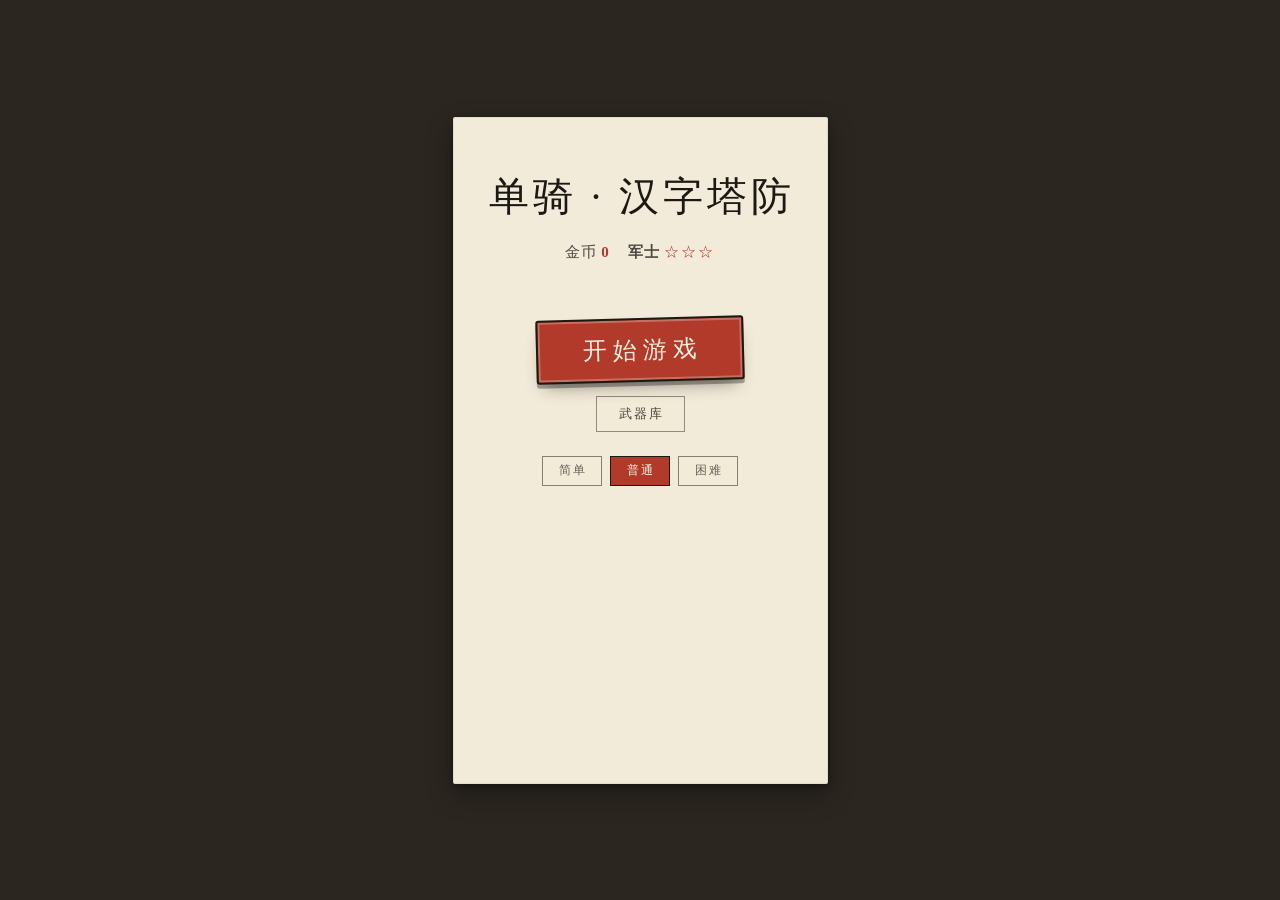
<file: index.html>
<!DOCTYPE html>
<html lang="zh-CN">
<head>
  <meta charset="utf-8" />
  <meta name="viewport" content="width=device-width, initial-scale=1" />
  <title>单骑 · 汉字塔防</title>

  <link rel="stylesheet" href="styles.css" />
  <link rel="stylesheet" href="styles-battle.css" />
</head>

<body>

  <!-- ===== 场景一：开始页 =====
       is-active 决定哪个场景显示；JS 只切这个 class，不直接写 style.display。 -->
  <section class="scene is-active" id="scene-menu">
    <h1 class="title">单骑 · 汉字塔防</h1>

    <!-- 局外：金币 / 军衔（存 localStorage，读档失败回退新档） -->
    <div class="meta-bar">
      <span class="meta-gold">金币 <b id="menu-gold">0</b></span>
      <span class="meta-rank"><b id="menu-rank">军士</b> <span id="menu-stars">☆☆☆</span></span>
    </div>

    <button class="seal" id="btn-start" type="button">开始游戏</button>

    <!-- 武器库入口：点开下面的简版列表 -->
    <button class="menu-entry" id="btn-armory" type="button">武器库</button>

    <!-- 难度：只影响对手的反应速度和失误率，不改玩家规则。默认普通 -->
    <div class="difficulty" role="group" aria-label="对手难度">
      <button class="diff-btn" id="btn-diff-easy" type="button">简单</button>
      <button class="diff-btn is-on" id="btn-diff-normal" type="button">普通</button>
      <button class="diff-btn" id="btn-diff-hard" type="button">困难</button>
    </div>

    <p class="result" id="menu-hint" role="status" aria-live="polite"></p>

    <!-- 武器库：简版列表，不做美术。is-on 控制显示，和场景切换互不干扰。 -->
    <div class="armory" id="armory">
      <div class="armory-head">
        <span class="armory-title">武器库</span>
        <select class="armory-select" id="armory-hero" aria-label="装备给哪个武将"></select>
        <button class="armory-close" id="btn-armory-close" type="button">关闭</button>
      </div>
      <div class="armory-list" id="armory-list"></div>
      <button class="menu-entry" id="btn-wipe" type="button">清空存档</button>
    </div>
  </section>

  <!-- ===== 场景二：战斗 =====
       一整块 8×10 棋盘：上半场行 0–4 是对手，下半场行 5–9 是玩家（180° 旋转对称）。 -->
  <section class="scene" id="scene-battle">

    <!-- 顶部一条：返回 + 对手心 + 波次/倒计时 + 玩家心 -->
    <div class="duel-bar">
      <!-- 纯装饰：暂停牌 / 道具小图标，pointer-events:none，不参与任何交互 -->
      <span class="hud-deco hud-deco--pause" aria-hidden="true"><i></i><i></i></span>
      <button class="back" id="btn-back" type="button">返回</button>

      <span class="duel-side">
        <span class="duel-tag">敌</span>
        <span class="hud-hearts" id="hud-hearts-foe" aria-label="对手的红心"></span>
        <span class="bun-icon" aria-hidden="true"></span>
        <b id="hud-foe-bun" title="对手的馒头">20</b>
      </span>

      <span class="duel-mid"><span class="wave-call">第</span> <b id="hud-wave">1</b> <span class="wave-call">波</span> · <b id="hud-next">8s</b></span>

      <span class="duel-side">
        <span class="duel-tag">你</span>
        <span class="hud-hearts" id="hud-hearts" aria-label="你的红心"></span>
      </span>
    </div>

    <div class="board">
      <canvas id="battle-canvas"></canvas>
    </div>

    <!-- 操作区：左「征兵」，右备战席（DOM 卡片，拖拽从这里起手） -->
    <div class="action">
      <!-- 「营」牌：纯装饰的小营帐，不接管征兵按钮的点击 -->
      <span class="camp-sign" aria-hidden="true">营</span>
      <div class="recruit">
        <button class="recruit-btn" id="btn-recruit" type="button">征兵</button>
        <span class="recruit-cost" id="recruit-cost">10 馒头</span>
      </div>
      <div class="bench" id="bench" aria-label="备战席"></div>
    </div>

    <!-- 一行小字：左边「已丢弃 N 张」，右边馒头（铲子改成备战席卡片，不再有独立计数） -->
    <p class="action-note">
      <span id="recruit-note"></span>
      <span class="hud-item hud-item--bun">馒头 <b id="hud-bun">20</b><span class="hud-gain" id="hud-gain"></span></span>
    </p>

    <!-- 拖影：跟着指针走的那半个字，拖拽时由 drag.js 显示 -->
    <div class="drag-ghost" id="drag-ghost" aria-hidden="true"></div>

    <!-- 结算面板：你赢了 / 你输了，靠 is-on 显示 -->
    <div class="panel" id="panel">
      <p class="panel-title" id="panel-title">你赢了</p>
      <p class="panel-sub" id="panel-sub"></p>
      <p class="panel-meta" id="panel-meta"></p>
      <p class="panel-drop" id="panel-drop"></p>
      <button class="panel-btn panel-btn--primary" id="btn-retry" type="button">再来一次</button>
      <button class="panel-btn" id="btn-panel-back" type="button">返回首页</button>
    </div>
  </section>

  <!-- 开场「斗」字入场：全屏覆盖层，只在点「开始游戏」后播 1.5 秒（src/intro.js） -->
  <canvas id="intro-canvas" aria-hidden="true"></canvas>

  <!-- 加载顺序即依赖顺序：数值 → 棋盘地图 → 随机 → 几何 → 状态 → 武将 → 波次 → 战斗 → 技能 → 征兵 → AI → 局外 → 存档 → 离屏资源 → 绘制 → 界面 → 拖拽 → 开场 → 编排 -->
  <script src="data/balance.js"></script>
  <script src="data/board_map.js"></script>
  <script src="src/rng.js"></script>
  <script src="src/board.js"></script>
  <script src="src/state.js"></script>
  <script src="src/hero.js"></script>
  <script src="src/waves.js"></script>
  <script src="src/combat.js"></script>
  <script src="src/skill.js"></script>
  <script src="src/recruit.js"></script>
  <script src="src/ai.js"></script>
  <script src="src/meta.js"></script>
  <script src="src/save.js"></script>
  <script src="src/art.js"></script>
  <script src="src/board-art.js"></script>
  <script src="src/weapon-art.js"></script>
  <script src="src/weapon-fx.js"></script>
  <script src="src/qiang-fx.js"></script>
  <script src="src/render.js"></script>
  <script src="src/render-fx.js"></script>
  <script src="src/bench-art.js"></script>
  <script src="src/ui.js"></script>
  <script src="src/drag.js"></script>
  <script src="src/intro.js"></script>
  <script src="src/main.js"></script>

</body>
</html>
</file>
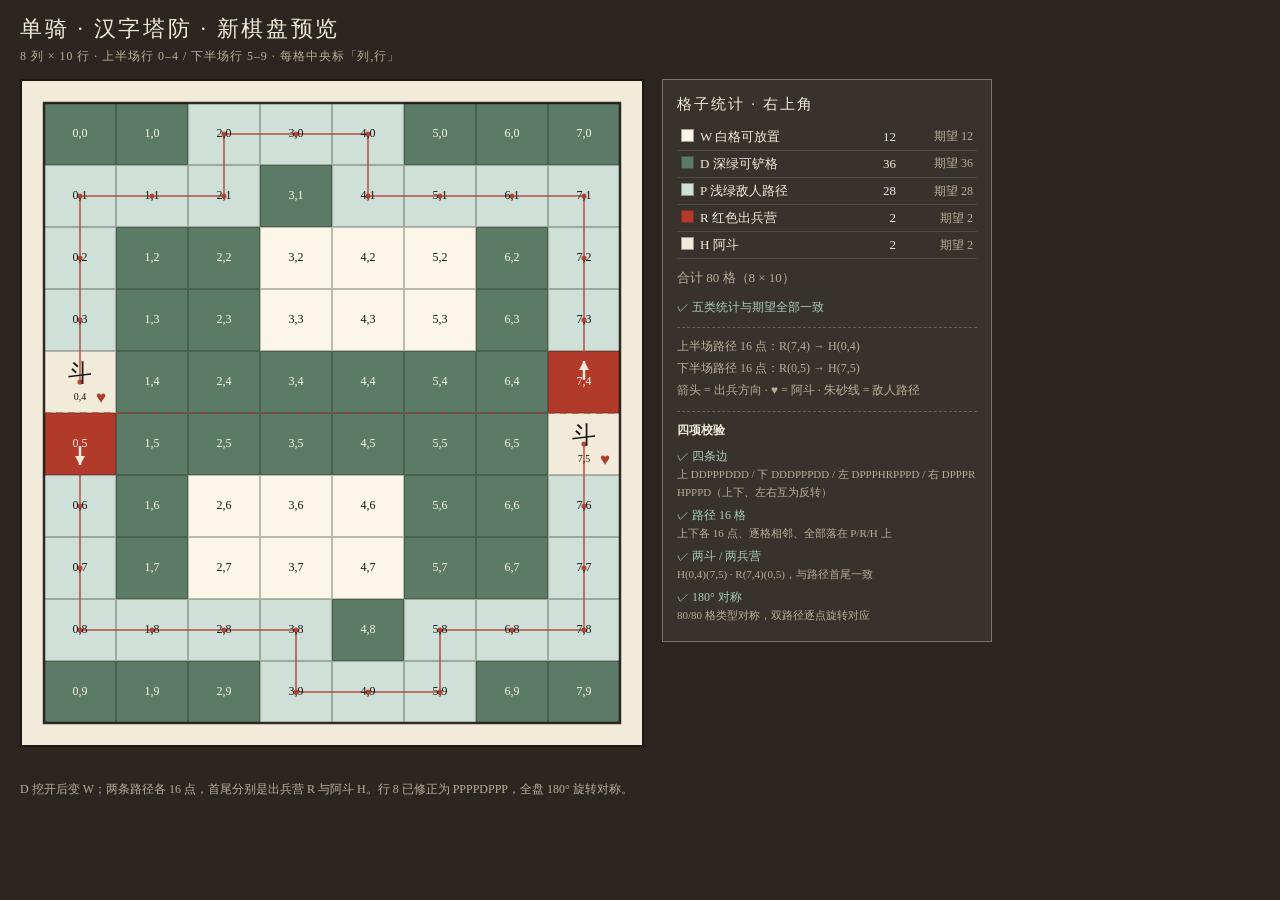
<file: test/board_preview.html>
<!doctype html>
<html lang="zh-CN">
<head>
<meta charset="utf-8">
<title>单骑 · 汉字塔防 · 新棋盘预览</title>
<style>
  :root{
    --ink:#1C1914; --paper:#F3EBD9; --cinnabar:#B23A2B;
    --p:#CFE0D8; --d:#5C7B66; --w:#FBF6E8; --r:#B23A2B; --h:#F3EBD9;
  }
  html,body{margin:0;padding:0;background:#2B2620;color:var(--paper);
    font-family:"KaiTi","STKaiti","Kaiti SC","SimSun",serif}
  .head{padding:14px 20px 0}
  h1{margin:0;font-size:22px;letter-spacing:.12em;font-weight:400}
  .sub{margin:4px 0 0;font-size:12px;color:#B9AE97;letter-spacing:.08em}
  .wrap{display:flex;gap:18px;align-items:flex-start;padding:14px 20px 20px;flex-wrap:wrap}
  canvas{display:block;background:var(--paper);border:2px solid var(--ink)}
  aside{min-width:250px;max-width:300px;padding:12px 14px;border:1px solid rgba(243,235,217,.35);
    background:rgba(243,235,217,.06);font-size:13px;line-height:1.7}
  .cap{margin:0 0 6px;font-size:15px;letter-spacing:.14em;color:var(--paper)}
  table{border-collapse:collapse;width:100%;font-size:13px}
  td{padding:2px 4px;border-bottom:1px solid rgba(243,235,217,.12)}
  td.n{text-align:right;font-family:serif}
  td.e{text-align:right;color:#B9AE97;font-size:12px}
  i.sw{display:inline-block;width:11px;height:11px;margin-right:6px;border:1px solid rgba(28,25,20,.4);vertical-align:-1px}
  .total{margin-top:8px;color:#B9AE97}
  .diff{margin-top:8px;padding:6px 8px;border-left:3px solid var(--cinnabar);
    color:#E8C9BE;font-size:12px;line-height:1.5}
  .paths{margin:10px 0 0;padding-top:8px;border-top:1px dashed rgba(243,235,217,.25);
    color:#B9AE97;font-size:12px;line-height:1.8}
  .ok,.bad{margin:5px 0;font-size:12px;line-height:1.5}
  .ok{color:#A9CDB4}
  .bad{color:#E8A79A}
  .ok span,.bad span{color:#B9AE97;font-size:11px;word-break:break-all}
  .ok-note{margin-top:8px;color:#A9CDB4;font-size:12px}
  .note{padding:0 20px 18px;font-size:12px;color:#B9AE97;line-height:1.7}
  .fallback{display:none;padding:18px 20px;color:#E8C9BE;font-size:14px}
</style>
</head>
<body data-check="LOADING">
<div class="head">
  <h1>单骑 · 汉字塔防 · 新棋盘预览</h1>
  <p class="sub">8 列 × 10 行 · 上半场行 0–4 / 下半场行 5–9 · 每格中央标「列,行」</p>
</div>
<div class="fallback" id="fallback">未读到 data/board_map.js，请用 file:// 双击本页打开（同目录结构：test/ 与 data/ 平级）。</div>
<div class="wrap" id="wrap">
  <canvas id="board"></canvas>
  <aside id="stats"></aside>
</div>
<p class="note" id="note"></p>
<script>window.onerror=function(e){document.body.dataset.check='JSERROR '+e;};</script>
<script src="../data/board_map.js"></script>
<script>
(function (global) {
  'use strict';

  /* 只引 data/board_map.js，不引 src/ 下任何文件：双击 file:// 即可打开。 */
  var map = global.DATA && global.DATA.boardMap;
  if (!map) {
    document.getElementById('fallback').style.display = 'block';
    document.getElementById('wrap').style.display = 'none';
    document.body.dataset.check = 'NO-DATA';
    return;
  }

  /* ===== 预览页专用表现参数（不是游戏数值，不进 balance.js）===== */
  var VIEW = {
    cellW: 72, cellH: 62, pad: 22,
    typeColor: { P: '#CFE0D8', D: '#5C7B66', W: '#FBF6E8', R: '#B23A2B', H: '#F3EBD9' },
    lightText: '#FBF6E8', darkText: '#1C1914', grid: 'rgba(28,25,20,0.28)',
    path: '#B23A2B', paper: '#F3EBD9',
    font: '"KaiTi","STKaiti","Kaiti SC","SimSun",serif'
  };
  var EXPECT = { W: 12, D: 36, P: 28, R: 2, H: 2 };   // 8×10=80 格，实算已核对一致

  var board = document.getElementById('board');
  var cols = map.cols, rows = map.rowCount;
  var W = cols * VIEW.cellW + VIEW.pad * 2;
  var H = rows * VIEW.cellH + VIEW.pad * 2;
  var dpr = Math.min(global.devicePixelRatio || 1, 2);
  board.width = Math.round(W * dpr);
  board.height = Math.round(H * dpr);
  board.style.width = W + 'px';
  board.style.height = H + 'px';
  var ctx = board.getContext('2d');
  ctx.setTransform(dpr, 0, 0, dpr, 0, 0);

  function cellCenter(c, r) {
    return {
      x: VIEW.pad + c * VIEW.cellW + VIEW.cellW / 2,
      y: VIEW.pad + r * VIEW.cellH + VIEW.cellH / 2
    };
  }
  function typeAt(c, r) { return map.rows[r].charAt(c); }

  /* 1) 底色 + 格线 */
  ctx.fillStyle = VIEW.paper;
  ctx.fillRect(0, 0, W, H);
  for (var r = 0; r < rows; r++) {
    for (var c = 0; c < cols; c++) {
      var t = typeAt(c, r);
      var x = VIEW.pad + c * VIEW.cellW;
      var y = VIEW.pad + r * VIEW.cellH;
      ctx.fillStyle = VIEW.typeColor[t] || VIEW.paper;
      ctx.fillRect(x, y, VIEW.cellW, VIEW.cellH);
      ctx.strokeStyle = VIEW.grid;
      ctx.lineWidth = 1;
      ctx.strokeRect(x + 0.5, y + 0.5, VIEW.cellW - 1, VIEW.cellH - 1);
    }
  }

  /* 2) 两条路径：朱砂细线 + 节点小圆点（画在文字底下，保证坐标清楚） */
  function drawPath(pts) {
    if (!pts || pts.length < 2) { return; }
    ctx.save();
    ctx.strokeStyle = VIEW.path;
    ctx.lineWidth = 2;
    ctx.globalAlpha = 0.65;
    ctx.beginPath();
    for (var i = 0; i < pts.length; i++) {
      var p = cellCenter(pts[i][0], pts[i][1]);
      if (i === 0) { ctx.moveTo(p.x, p.y); } else { ctx.lineTo(p.x, p.y); }
    }
    ctx.stroke();
    ctx.globalAlpha = 0.9;
    ctx.fillStyle = VIEW.path;
    for (var j = 0; j < pts.length; j++) {
      var q = cellCenter(pts[j][0], pts[j][1]);
      ctx.beginPath();
      ctx.arc(q.x, q.y, 2.6, 0, Math.PI * 2);
      ctx.fill();
    }
    ctx.restore();
  }
  drawPath(map.topPath);
  drawPath(map.bottomPath);

  /* 3) 每格中央写「列,行」；H 额外写「斗」，深底用浅字 */
  for (var rr = 0; rr < rows; rr++) {
    for (var cc = 0; cc < cols; cc++) {
      var ty = typeAt(cc, rr);
      var ctr = cellCenter(cc, rr);
      var hero = (ty === 'H');
      ctx.textAlign = 'center';
      ctx.textBaseline = 'middle';
      ctx.fillStyle = (ty === 'D' || ty === 'R') ? VIEW.lightText : VIEW.darkText;

      if (hero) {
        ctx.font = '24px ' + VIEW.font;
        ctx.globalAlpha = 1;
        ctx.fillText('斗', ctr.x, ctr.y - 7);
        ctx.font = '10px ' + VIEW.font;
        ctx.fillText(cc + ',' + rr, ctr.x, ctr.y + 15);
      } else {
        ctx.font = '12px ' + VIEW.font;
        ctx.fillText(cc + ',' + rr, ctr.x, ctr.y);
      }
    }
  }

  /* 4) 出兵营箭头（朝路径下一个点）+ 阿斗红心 */
  function drawArrow(from, to) {
    var a = cellCenter(from[0], from[1]);
    var b = cellCenter(to[0], to[1]);
    var dx = b.x - a.x, dy = b.y - a.y;
    var len = Math.sqrt(dx * dx + dy * dy) || 1;
    var ux = dx / len, uy = dy / len;
    var ox = a.x + ux * 2, oy = a.y + uy * 2;
    var tipX = ox + ux * 19, tipY = oy + uy * 19;
    ctx.save();
    ctx.strokeStyle = VIEW.paper;
    ctx.fillStyle = VIEW.paper;
    ctx.lineWidth = 2.5;
    ctx.beginPath();
    ctx.moveTo(ox, oy);
    ctx.lineTo(tipX, tipY);
    ctx.stroke();
    ctx.beginPath();
    ctx.moveTo(tipX, tipY);
    ctx.lineTo(tipX - ux * 9 - uy * 5, tipY - uy * 9 + ux * 5);
    ctx.lineTo(tipX - ux * 9 + uy * 5, tipY - uy * 9 - ux * 5);
    ctx.closePath();
    ctx.fill();
    ctx.restore();
  }
  function drawHeart(c, r) {
    var p = cellCenter(c, r);
    ctx.save();
    ctx.fillStyle = VIEW.path;
    ctx.font = '17px ' + VIEW.font;
    ctx.textAlign = 'center';
    ctx.textBaseline = 'middle';
    ctx.fillText('♥', p.x + 21, p.y + 17);
    ctx.restore();
  }
  drawArrow(map.topPath[0], map.topPath[1]);
  drawArrow(map.bottomPath[0], map.bottomPath[1]);
  drawHeart(map.adu.top[0], map.adu.top[1]);
  drawHeart(map.adu.bottom[0], map.adu.bottom[1]);

  /* 5) 半场分界线（行 4 / 行 5 之间） */
  var splitY = VIEW.pad + 5 * VIEW.cellH;
  ctx.save();
  ctx.strokeStyle = VIEW.path;
  ctx.globalAlpha = 0.75;
  ctx.setLineDash([7, 5]);
  ctx.lineWidth = 1.5;
  ctx.beginPath();
  ctx.moveTo(VIEW.pad, splitY);
  ctx.lineTo(W - VIEW.pad, splitY);
  ctx.stroke();
  ctx.restore();

  /* 5.5) 四条边外框：上 / 下 / 左 / 右，墨色粗线，方便核对边界格 */
  ctx.save();
  ctx.strokeStyle = VIEW.darkText;
  ctx.globalAlpha = 0.9;
  ctx.lineWidth = 2.5;
  ctx.strokeRect(VIEW.pad, VIEW.pad, cols * VIEW.cellW, rows * VIEW.cellH);
  ctx.restore();

  /* 6) 右上角统计：实算值 + 任务卡期望值对照 */
  var count = { W: 0, D: 0, P: 0, R: 0, H: 0 };
  for (var y2 = 0; y2 < rows; y2++) {
    for (var x2 = 0; x2 < cols; x2++) {
      var k = typeAt(x2, y2);
      if (count[k] !== undefined) { count[k] += 1; }
    }
  }
  var label = { W: 'W 白格可放置', D: 'D 深绿可铲格', P: 'P 浅绿敌人路径', R: 'R 红色出兵营', H: 'H 阿斗' };
  var order = ['W', 'D', 'P', 'R', 'H'];
  var html = '<p class="cap">格子统计 · 右上角</p><table>';
  for (var i2 = 0; i2 < order.length; i2++) {
    var key = order[i2];
    html += '<tr><td><i class="sw" style="background:' + VIEW.typeColor[key] + '"></i>' + label[key] +
      '</td><td class="n">' + count[key] + '</td><td class="e">期望 ' + EXPECT[key] + '</td></tr>';
  }
  html += '</table><div class="total">合计 ' + (cols * rows) + ' 格（' + cols + ' × ' + rows + '）</div>';
  var diffs = order.filter(function (k) { return count[k] !== EXPECT[k]; });
  if (diffs.length) {
    html += '<div class="diff">' + diffs.map(function (k) {
      return k + ' 实算 ' + count[k] + '，期望 ' + EXPECT[k];
    }).join('；') + '。此处按 rows 原样绘制。</div>';
  } else {
    html += '<div class="ok-note">✓ 五类统计与期望全部一致</div>';
  }
  html += '<div class="paths">上半场路径 ' + map.topPath.length + ' 点：R(' + map.spawn.top.join(',') +
    ') → H(' + map.adu.top.join(',') + ')<br>下半场路径 ' + map.bottomPath.length + ' 点：R(' +
    map.spawn.bottom.join(',') + ') → H(' + map.adu.bottom.join(',') + ')<br>箭头 = 出兵方向 · ♥ = 阿斗 · 朱砂线 = 敌人路径</div>';

  /* 7) 四项校验：四条边 / 路径 16 格 / 两斗两兵营 / 180° 对称 */
  function reverse(s) { return s.split('').reverse().join(''); }
  function edgeRow(r) { var s = ''; for (var c = 0; c < cols; c++) { s += typeAt(c, r); } return s; }
  function edgeCol(c) { var s = ''; for (var r = 0; r < rows; r++) { s += typeAt(c, r); } return s; }
  var eTop = edgeRow(0), eBottom = edgeRow(rows - 1);
  var eLeft = edgeCol(0), eRight = edgeCol(cols - 1);
  var edgesOK = reverse(eTop) === eBottom && reverse(eLeft) === eRight;

  function pathOK(pts) {
    if (!pts || pts.length !== 16) { return false; }
    for (var i = 0; i < pts.length; i++) {
      var t = typeAt(pts[i][0], pts[i][1]);
      if (t !== 'P' && t !== 'R' && t !== 'H') { return false; }
      if (i > 0) {
        var d = Math.abs(pts[i][0] - pts[i - 1][0]) + Math.abs(pts[i][1] - pts[i - 1][1]);
        if (d !== 1) { return false; }
      }
    }
    return true;
  }
  var pathsOK = pathOK(map.topPath) && pathOK(map.bottomPath);

  var heroCells = [], spawnCells = [];
  for (var my = 0; my < rows; my++) {
    for (var mx = 0; mx < cols; mx++) {
      if (typeAt(mx, my) === 'H') { heroCells.push([mx, my]); }
      if (typeAt(mx, my) === 'R') { spawnCells.push([mx, my]); }
    }
  }
  function hasCell(list, p) {
    for (var i = 0; i < list.length; i++) {
      if (list[i][0] === p[0] && list[i][1] === p[1]) { return true; }
    }
    return false;
  }
  var marksOK = heroCells.length === 2 && spawnCells.length === 2 &&
    hasCell(heroCells, map.adu.top) && hasCell(heroCells, map.adu.bottom) &&
    hasCell(spawnCells, map.spawn.top) && hasCell(spawnCells, map.spawn.bottom) &&
    hasCell(spawnCells, map.topPath[0]) && hasCell(heroCells, map.topPath[map.topPath.length - 1]) &&
    hasCell(spawnCells, map.bottomPath[0]) && hasCell(heroCells, map.bottomPath[map.bottomPath.length - 1]);

  var symCells = 0;
  for (var sy = 0; sy < rows; sy++) {
    for (var sx = 0; sx < cols; sx++) {
      if (typeAt(sx, sy) === typeAt(cols - 1 - sx, rows - 1 - sy)) { symCells++; }
    }
  }
  var symPath = map.topPath.length === map.bottomPath.length &&
    map.topPath.every(function (p, i) {
      var q = map.bottomPath[i];
      return q[0] === cols - 1 - p[0] && q[1] === rows - 1 - p[1];
    });
  var symOK = symCells === cols * rows && symPath;

  var checks = [
    { ok: edgesOK, name: '四条边', detail: '上 ' + eTop + ' / 下 ' + eBottom + ' / 左 ' + eLeft + ' / 右 ' + eRight + '（上下、左右互为反转）' },
    { ok: pathsOK, name: '路径 16 格', detail: '上下各 16 点、逐格相邻、全部落在 P/R/H 上' },
    { ok: marksOK, name: '两斗 / 两兵营', detail: 'H(' + map.adu.top.join(',') + ')(' + map.adu.bottom.join(',') +
      ') · R(' + map.spawn.top.join(',') + ')(' + map.spawn.bottom.join(',') + ')，与路径首尾一致' },
    { ok: symOK, name: '180° 对称', detail: symCells + '/' + (cols * rows) + ' 格类型对称，双路径逐点旋转对应' }
  ];
  html += '<div class="paths" style="margin-top:10px"><b style="color:#F3EBD9">四项校验</b></div>';
  checks.forEach(function (ch) {
    html += '<div class="' + (ch.ok ? 'ok' : 'bad') + '">' + (ch.ok ? '✓' : '✗') + ' ' + ch.name +
      '<br><span>' + ch.detail + '</span></div>';
  });
  document.getElementById('stats').innerHTML = html;
  document.body.dataset.checks = checks.filter(function (ch) { return ch.ok; }).length + '/4';

  document.getElementById('note').textContent =
    'D 挖开后变 W；两条路径各 16 点，首尾分别是出兵营 R 与阿斗 H。行 8 已修正为 PPPPDPPP，全盘 180° 旋转对称。';

  document.body.dataset.check = 'RENDERED-OK';
})(globalThis);
</script>
</body>
</html>
</file>
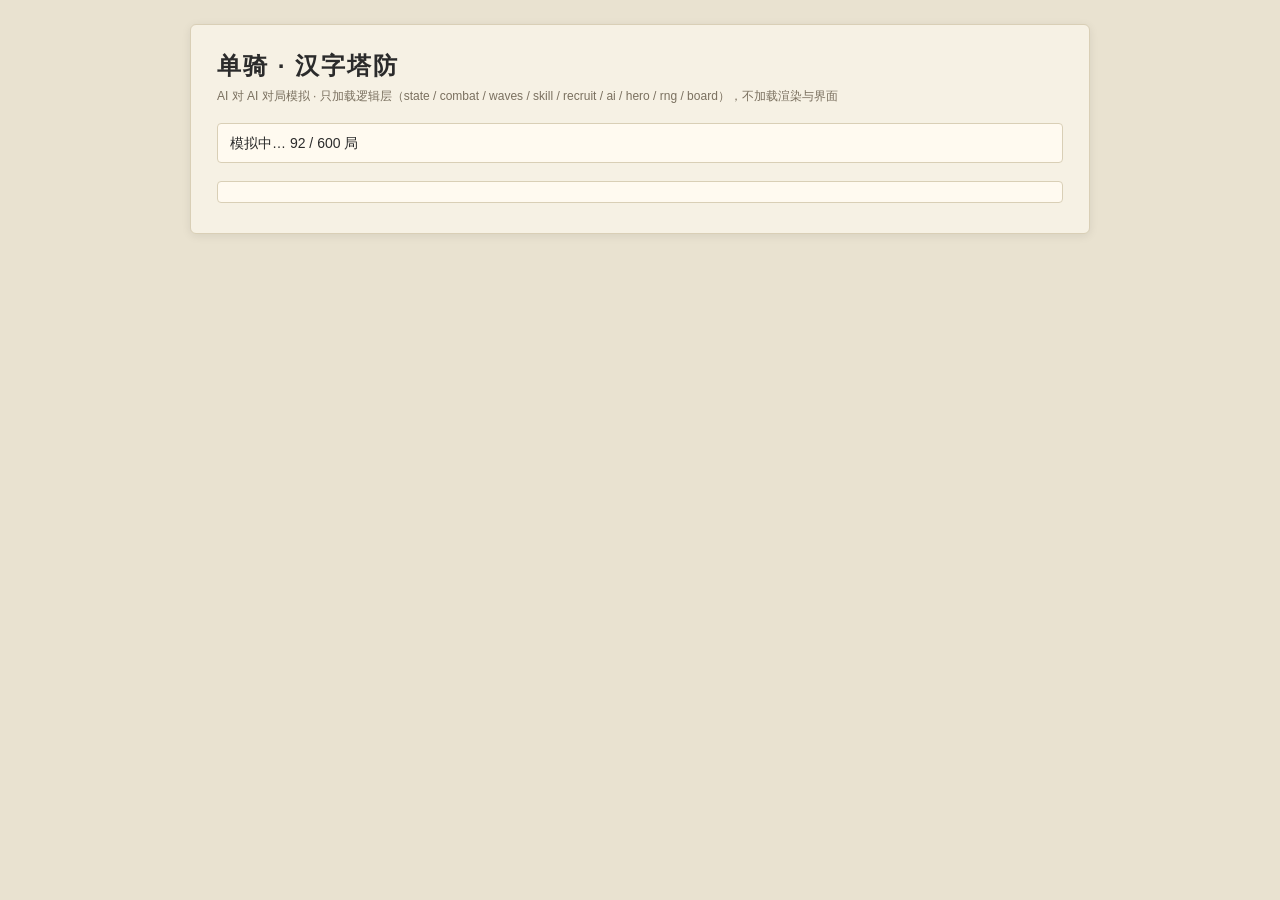
<file: test/sim.html>
<!DOCTYPE html>
<html lang="zh-CN">
<head>
<meta charset="utf-8">
<meta name="viewport" content="width=device-width, initial-scale=1">
<title>单骑 · 汉字塔防 — AI 对局模拟</title>
<style>
  :root { --paper: #f6f1e4; --ink: #2b2b2b; --muted: #7a705f; --line: #d9cfb6; --red: #a8332a; --green: #2f6b46; }
  * { box-sizing: border-box; }
  body { margin: 0; padding: 24px 16px 48px; background: #e9e2d0; color: var(--ink);
         font: 14px/1.6 "Microsoft YaHei", "PingFang SC", sans-serif; }
  .wrap { max-width: 900px; margin: 0 auto; background: var(--paper); border: 1px solid var(--line);
          border-radius: 6px; padding: 22px 26px 30px; box-shadow: 0 2px 10px rgba(0,0,0,.08); }
  h1 { margin: 0 0 2px; font-size: 24px; letter-spacing: 2px; }
  h2 { margin: 26px 0 8px; font-size: 16px; border-left: 3px solid var(--red); padding-left: 8px; }
  .sub { margin: 0 0 16px; color: var(--muted); font-size: 12px; }
  .progress { padding: 8px 12px; background: #fffaf0; border: 1px solid var(--line); border-radius: 4px;
              margin-bottom: 6px; font-variant-numeric: tabular-nums; }
  table { width: 100%; border-collapse: collapse; margin-top: 6px; font-variant-numeric: tabular-nums; }
  th, td { padding: 6px 8px; border-bottom: 1px solid var(--line); text-align: right; font-size: 13px; }
  th:first-child, td:first-child { text-align: left; }
  thead th { background: #eee6d2; font-weight: 600; }
  tbody tr:hover { background: #fbf6e9; }
  .assert { margin-top: 18px; padding: 10px 12px; border: 1px solid var(--line); border-radius: 4px;
            background: #fffaf0; font-weight: 600; }
  .pass { color: var(--green); }
  .fail { color: var(--red); }
  .note { color: var(--muted); font-size: 12px; margin-top: 8px; font-weight: 400; }
</style>
</head>
<body>
<div class="wrap">
  <h1>单骑 · 汉字塔防</h1>
  <p class="sub">AI 对 AI 对局模拟 · 只加载逻辑层（state / combat / waves / skill / recruit / ai / hero / rng / board），不加载渲染与界面</p>

  <div id="progress" class="progress">准备中…</div>
  <div id="out"></div>
  <div id="assert" class="assert"></div>
</div>

<!-- 加载顺序照抄 index.html 的逻辑层部分；hero.js 必须在 ai.js 之前（拼字纯函数）。 -->
<script src="../data/balance.js"></script>
<script src="../data/board_map.js"></script>
<script src="../src/rng.js"></script>
<script src="../src/board.js"></script>
<script src="../src/state.js"></script>
<script src="../src/hero.js"></script>
<script src="../src/waves.js"></script>
<script src="../src/combat.js"></script>
<script src="../src/skill.js"></script>
<script src="../src/recruit.js"></script>
<script src="../src/ai.js"></script>

<script>
/* 单骑 · 汉字塔防 —— 对局模拟
 * 纯逻辑：本段不碰 DOM，页面输出放在最后那一小段（没有 document 时整段跳过）。
 * 一局 = 两个独立 state，同一套波次、同一固定步长；两侧都由 Game.ai.decide 代打。
 * 玩家侧固定用普通档 AI（代表普通玩家水平），对手侧按被测难度档跑。
 */
(function (global) {
  'use strict';

  var Game = global.Game = global.Game || {};
  var DATA = global.DATA;

  var CONFIG = {
    runsPerLevel: 200,          // 每档跑几局
    playerLevel: 'normal',      // 玩家侧固定这一档，三档对比才有共同基准
    levels: ['easy', 'normal', 'hard'],
    maxWaves: 40,               // 无限波；sim 跑到第 40 波仍未分胜负就封顶统计
    chunk: 4                   // 页面分批：每批跑几局，避免卡住浏览器
  };

  function zeros(n) {
    var a = [];
    for (var i = 0; i < n; i++) { a.push(0); }
    return a;
  }

  /* ---- 一侧的一帧：顺序与 main.js 的 stepSide 一致 ---- */
  function stepSide(s, step, balance, board) {
    if (s.status !== 'playing') { return; }
    s.elapsed += step;
    Game.waves.update(s, step, balance, board);
    Game.combat.update(s, step, balance, board);
  }

  /* ---- AI 计时：与 main.js 的 aiTick 一致（开局先等一个完整间隔）---- */
  function aiTick(s, timer, step, level, balance, board) {
    if (s.status !== 'playing') { return { timer: timer, merged: 0 }; }
    timer -= step;
    if (timer > 0) { return { timer: timer, merged: 0 }; }
    timer += level.intervalSec;
    var log = Game.ai.decide(s, balance, board, level);
    return { timer: timer, merged: log.merged };
  }

  /* ---- 胜负：复刻 main.js 的 checkDuel（只认漏光，不比击杀）---- */
  function checkDuel(me, foe) {
    var meDead = me.status === 'lost';
    var foeDead = foe.status === 'lost';
    if (!meDead && !foeDead) { return null; }
    /* 同帧双方都漏光：判对手先没心（玩家赢），与 main.js 一致 */
    return foeDead ? 'won' : 'lost';
  }

  /* ---- 漏怪波次：波次公式不改，只在推进前记下"这一帧即将走到终点"的敌人波号 ---- */
  function pendingLeaks(s, step, board) {
    var last = board.path(s.side).length - 1;
    var out = [];
    for (var i = 0; i < s.enemies.length; i++) {
      var e = s.enemies[i];
      if (e.dead || e.leaked || e.stunTimer > 0) { continue; }
      if (e.progress + e.speed * step >= last) { out.push(e.wave); }
    }
    return out;
  }

  function addLeaks(hist, pending, delta, s, total) {
    for (var i = 0; i < delta; i++) {
      var w = pending[i];
      if (!(w >= 1 && w <= total)) {
        w = Math.max(1, Math.min(total, s.waveIndex - 1));   // 兜底用当前波号
      }
      hist[w] += 1;
    }
  }

  /* ---- NaN 哨兵：每秒抽一次关键数值，局末再全量查一次 ---- */
  function hasNaN(s) {
    var vals = [s.bun, s.leakPoints, s.elapsed, s.kills, s.leaks, s.recruitCount,
      s.unlocked.length];
    for (var i = 0; i < vals.length; i++) {
      if (!isFinite(vals[i])) { return true; }
    }
    for (var u = 0; u < s.units.length; u++) {
      var unit = s.units[u];
      if (!isFinite(unit.damage) || !isFinite(unit.cooldown) || !isFinite(unit.intervalSec)) { return true; }
    }
    for (var e = 0; e < s.enemies.length; e++) {
      if (!isFinite(s.enemies[e].hp) || !isFinite(s.enemies[e].progress)) { return true; }
    }
    return false;
  }

  function countHeroes(s) {
    var gold = 0, purple = 0;
    for (var i = 0; i < s.units.length; i++) {
      var u = s.units[i];
      if (u.type !== 'hero') { continue; }
      if (u.quality === 'purple') { purple += 1; } else { gold += 1; }
    }
    return { gold: gold, purple: purple };
  }

  /* ---- 跑一局 ---- */
  function runOne(index, levelKey, balance, board) {
    var me = Game.state.createInitialState(balance, 'bottom', board);
    var foe = Game.state.createInitialState(balance, 'top', board);

    // 固定种子序列：同一档第 i 局在三档之间可比，刷新页面结果完全一致。
    var seed = (1000 + index * 7919) >>> 0 || 1;
    me.seed = seed;
    foe.seed = ((seed ^ 0x9E3779B9) >>> 0) || 2;

    var playerLevel = balance.ai.levels[CONFIG.playerLevel] || balance.ai.levels.normal;
    var foeLevel = balance.ai.levels[levelKey];
    var step = 1 / balance.loop.stepHz;
    /* 无限波：跑满 maxWaves 波 + 出怪/行军余量，不再用 240 秒时限。 */
    var maxSteps = Math.ceil((balance.wave.firstDelaySec
      + (CONFIG.maxWaves - 1) * balance.wave.intervalSec + 90) / step) + 2;
    var total = CONFIG.maxWaves;

    var meTimer = playerLevel.intervalSec;
    var foeTimer = foeLevel.intervalSec;
    var merged = 0;
    var hist = zeros(total + 2);
    var bad = false;
    var result = null;
    var capped = false;

    for (var n = 0; n < maxSteps; n++) {
      var mePend = pendingLeaks(me, step, board);
      var foePend = pendingLeaks(foe, step, board);
      var meBefore = me.leaks;
      var foeBefore = foe.leaks;

      stepSide(me, step, balance, board);
      stepSide(foe, step, balance, board);

      var a = aiTick(me, meTimer, step, playerLevel, balance, board);
      var b = aiTick(foe, foeTimer, step, foeLevel, balance, board);
      meTimer = a.timer;
      foeTimer = b.timer;
      merged += a.merged + b.merged;

      addLeaks(hist, mePend, me.leaks - meBefore, me, total);
      addLeaks(hist, foePend, foe.leaks - foeBefore, foe, total);

      result = checkDuel(me, foe);

      // tickPresentation 无条件执行（CODEBUDDY.md：判负后也要收尾）。
      Game.waves.tickPresentation(me, step, balance);
      Game.waves.tickPresentation(foe, step, balance);

      if (n % 60 === 0 && (hasNaN(me) || hasNaN(foe))) { bad = true; }
      if (result) { break; }
    }

    if (!result) {
      /* 40 波封顶仍未漏光：按剩余漏点判（多者胜），只用于 sim 收尾，不是游戏规则。 */
      capped = true;
      result = me.leakPoints >= foe.leakPoints ? 'won' : 'lost';
    }
    if (hasNaN(me) || hasNaN(foe)) { bad = true; }

    var hMe = countHeroes(me);
    var hFoe = countHeroes(foe);
    var heroesMe = hMe.gold + hMe.purple;      // 玩家侧武将数（分桶用玩家侧，胜率也是玩家侧口径）
    var waveReached = Math.max(1, Math.max(me.waveIndex, foe.waveIndex) - 1);
    if (waveReached > CONFIG.maxWaves) { waveReached = CONFIG.maxWaves; }

    return {
      win: result === 'won',
      wave: waveReached,
      capped: capped,
      duration: Math.max(me.elapsed, foe.elapsed),
      recruits: (me.recruitCount + foe.recruitCount) / 2,   // 每侧平均
      merges: merged / 2,                                    // 每侧平均
      gold: (hMe.gold + hFoe.gold) / 2,
      purple: (hMe.purple + hFoe.purple) / 2,
      heroesMe: heroesMe,
      dugMe: me.unlocked.length,       // 玩家侧挖开格数（铲子够不够用）
      dugFoe: foe.unlocked.length,     // 对手侧（被测难度档）挖开格数
      leakHist: hist,
      bad: bad
    };
  }

  /* ---- 汇总一档 ---- */
  function summarize(games, total) {
    var n = games.length;
    var sum = { win: 0, duration: 0, wave: 0, capped: 0,
      recruits: 0, merges: 0, gold: 0, purple: 0, dugMe: 0, dugFoe: 0, bad: 0 };
    var hist = zeros(total + 2);
    /* 武将数分桶（玩家侧）：0 / 1 / 2 / 3+，看「有没有武将」是否还等于「赢不赢」 */
    var bucketN = [0, 0, 0, 0];
    var bucketWin = [0, 0, 0, 0];

    for (var i = 0; i < n; i++) {
      var g = games[i];
      sum.win += g.win ? 1 : 0;
      sum.duration += g.duration;
      sum.wave += g.wave;
      sum.capped += g.capped ? 1 : 0;
      sum.recruits += g.recruits;
      sum.merges += g.merges;
      sum.gold += g.gold;
      sum.purple += g.purple;
      sum.dugMe += g.dugMe;
      sum.dugFoe += g.dugFoe;
      sum.bad += g.bad ? 1 : 0;
      var bi = g.heroesMe > 3 ? 3 : g.heroesMe;
      bucketN[bi] += 1;
      if (g.win) { bucketWin[bi] += 1; }
      for (var w = 1; w <= total; w++) { hist[w] += g.leakHist[w]; }
    }

    var d = n || 1;
    var avgHist = zeros(total + 2);
    for (var k = 1; k <= total; k++) { avgHist[k] = hist[k] / d; }

    return {
      runs: n,
      winRate: sum.win / d,
      avgDuration: sum.duration / d,
      avgWave: sum.wave / d,
      capped: sum.capped,
      avgRecruits: sum.recruits / d,
      avgMerges: sum.merges / d,
      avgGold: sum.gold / d,
      avgPurple: sum.purple / d,
      avgHeroes: (sum.gold + sum.purple) / d,
      avgDugMe: sum.dugMe / d,
      avgDugFoe: sum.dugFoe / d,
      heroBuckets: [[bucketN[0], bucketWin[0]], [bucketN[1], bucketWin[1]],
        [bucketN[2], bucketWin[2]], [bucketN[3], bucketWin[3]]],
      leakHist: avgHist,          // 每局平均漏怪数（两侧合计）
      bad: sum.bad
    };
  }

  function runLevel(levelKey, count, balance, board) {
    var games = [];
    for (var i = 0; i < count; i++) { games.push(runOne(i, levelKey, balance, board)); }
    return summarize(games, CONFIG.maxWaves);
  }

  function runAll(count, balance, board) {
    var out = {};
    for (var i = 0; i < CONFIG.levels.length; i++) {
      var key = CONFIG.levels[i];
      out[key] = runLevel(key, count, balance, board);
    }
    return out;
  }

  /* ---- 分批跑：页面用，node 里直接调 runAll 就行 ---- */
  function makeRunner(count, balance, board) {
    var jobs = [];
    var buckets = { easy: [], normal: [], hard: [] };
    for (var l = 0; l < CONFIG.levels.length; l++) {
      for (var i = 0; i < count; i++) { jobs.push({ level: CONFIG.levels[l], index: i }); }
      buckets[CONFIG.levels[l]] = [];
    }

    var cursor = 0;
    return {
      total: jobs.length,
      done: function () { return cursor; },
      step: function (n) {
        for (var k = 0; k < n && cursor < jobs.length; k++) {
          var j = jobs[cursor++];
          buckets[j.level].push(runOne(j.index, j.level, balance, board));
        }
        return cursor >= jobs.length;
      },
      results: function () {
        var out = {};
        for (var m = 0; m < CONFIG.levels.length; m++) {
          var key = CONFIG.levels[m];
          out[key] = summarize(buckets[key], CONFIG.maxWaves);
        }
        return out;
      }
    };
  }

  Game.sim = {
    CONFIG: CONFIG,
    runOne: runOne,
    runLevel: runLevel,
    runAll: runAll,
    makeRunner: makeRunner,
    summarize: summarize
  };

  /* ============ 以下才碰 DOM：没有 document 时（node 复跑）整段跳过 ============ */
  if (!global.document || !global.document.getElementById) { return; }

  // 某些静态预览只映射本文件一个 HTML，拿不到 ../src/*.js。
  // 这时不抛红字，直接按项目的零环境约定给出运行方式。
  if (!DATA || !DATA.balance || !Game.state || !Game.combat || !Game.waves ||
      !Game.ai || !Game.hero || !Game.board) {
    global.document.getElementById('progress').textContent =
      '逻辑层没加载进来：请双击本地 test/sim.html（file://）运行，不需要任何服务器。';
    return;
  }

  var balance = DATA.balance;
  var board = Game.board;
  var total = CONFIG.maxWaves;
  var elProgress = global.document.getElementById('progress');
  var elOut = global.document.getElementById('out');
  var elAssert = global.document.getElementById('assert');

  function pct(x) { return (x * 100).toFixed(1) + '%'; }
  function num(x) { return x.toFixed(2); }

  function table1(res) {
    var rows = '';
    for (var i = 0; i < CONFIG.levels.length; i++) {
      var key = CONFIG.levels[i];
      var r = res[key];
      rows += '<tr><td>' + balance.ai.levels[key].label + '（' + key + '）</td>'
        + '<td>' + r.runs + '</td><td>' + pct(r.winRate) + '</td>'
        + '<td>' + num(r.avgWave) + '</td><td>' + r.capped + '</td>'
        + '<td>' + num(r.avgDuration) + '</td><td>' + num(r.avgRecruits) + '</td>'
        + '<td>' + num(r.avgMerges) + '</td><td>' + num(r.avgGold) + '</td>'
        + '<td>' + num(r.avgPurple) + '</td><td>' + num(r.avgHeroes) + '</td>'
        + '<td>' + num(r.avgDugFoe) + ' / ' + num(r.avgDugMe) + '</td></tr>';
    }
    return '<h2>对局总表</h2><table><thead><tr>'
      + '<th>难度（对手侧）</th><th>局数</th><th>玩家胜率</th><th>平均波数</th><th>40 波封顶</th>'
      + '<th>平均局长(秒)</th><th>平均征兵</th><th>平均合成</th>'
      + '<th>平均金将</th><th>平均紫将</th><th>平均武将</th><th>平均挖格(敌/我)</th>'
      + '</tr></thead><tbody>' + rows + '</tbody></table>'
      + '<p class="note">无限波：跑到一方漏光或第 ' + CONFIG.maxWaves + ' 波封顶。'
      + '玩家侧固定由「普通」档 AI 代打；征兵 / 合成 / 武将数 / 挖格都是「每局每侧平均」。'
      + '挖格列 = 对手侧（被测难度档）/ 玩家侧，用来判断铲子够不够用（对比各档 digCap）。'
      + '胜率 = 玩家侧获胜局数 ÷ 局数；封顶局按剩余漏点判，仅用于 sim 收尾。</p>';
  }

  function table2(res) {
    var rows = '';
    /* 只展示前 20 波：无限波后面每波漏怪很少，前 20 波足够看三档差异。 */
    for (var w = 1; w <= Math.min(20, total); w++) {
      rows += '<tr><td>第 ' + w + ' 波</td>'
        + '<td>' + num(res.easy.leakHist[w]) + '</td>'
        + '<td>' + num(res.normal.leakHist[w]) + '</td>'
        + '<td>' + num(res.hard.leakHist[w]) + '</td></tr>';
    }
    return '<h2>漏怪波次分布</h2><table><thead><tr>'
      + '<th>波次</th><th>简单</th><th>普通</th><th>困难</th>'
      + '</tr></thead><tbody>' + rows + '</tbody></table>'
      + '<p class="note">每局平均漏怪只数（两侧合计）。峰值越靠前，说明该档越早被打穿。</p>';
  }

  function table3(res) {
    var labels = ['0 个', '1 个', '2 个', '3+ 个'];
    var rows = '';
    for (var b = 0; b < 4; b++) {
      rows += '<tr><td>武将 ' + labels[b] + '</td>';
      for (var i = 0; i < CONFIG.levels.length; i++) {
        var cell = res[CONFIG.levels[i]].heroBuckets[b];
        var cnt = cell[0], win = cell[1];
        rows += '<td>' + (cnt > 0 ? pct(win / cnt) + '（' + cnt + ' 局）' : '—') + '</td>';
      }
      rows += '</tr>';
    }
    return '<h2>按武将数分桶胜率（玩家侧）</h2><table><thead><tr>'
      + '<th>该局武将数</th><th>简单</th><th>普通</th><th>困难</th>'
      + '</tr></thead><tbody>' + rows + '</tbody></table>'
      + '<p class="note">分桶按「玩家侧本局拥有过的武将数」统计，括号里是该桶局数。'
      + '目标：0 武将 25–40%、1–2 武将 55–80%，不允许 0 武将 0% 或 2 武将 100%。</p>';
  }

  function checkNaN(res) {
    var keys = ['winRate', 'avgWave', 'avgDuration', 'avgRecruits', 'avgMerges',
      'avgGold', 'avgPurple', 'avgHeroes', 'avgDugMe', 'avgDugFoe'];
    var bad = 0;
    for (var i = 0; i < CONFIG.levels.length; i++) {
      var r = res[CONFIG.levels[i]];
      bad += r.bad;
      for (var k = 0; k < keys.length; k++) {
        if (!isFinite(r[keys[k]])) { bad += 1; }
      }
      for (var b = 0; b < r.heroBuckets.length; b++) {
        if (!isFinite(r.heroBuckets[b][0]) || !isFinite(r.heroBuckets[b][1])) { bad += 1; }
      }
      for (var w = 1; w <= total; w++) {
        if (!isFinite(r.leakHist[w])) { bad += 1; }
      }
    }
    return bad;
  }

  function render(res) {
    elOut.innerHTML = table1(res) + table2(res) + table3(res);
    var bad = checkNaN(res);
    elAssert.innerHTML = bad === 0
      ? '<span class="pass">断言 · 无 NaN：PASS</span>'
        + '<div class="note">共 ' + (CONFIG.runsPerLevel * CONFIG.levels.length) + ' 局（每档 '
        + CONFIG.runsPerLevel + ' 局）；所有统计值、单位属性、敌人属性均为有限数。</div>'
      : '<span class="fail">断言 · 无 NaN：FAIL（' + bad + ' 处）</span>';
  }

  var runner = Game.sim.makeRunner(CONFIG.runsPerLevel, balance, board);

  function tick() {
    var finished = runner.step(CONFIG.chunk);
    elProgress.textContent = '模拟中… ' + runner.done() + ' / ' + runner.total + ' 局';
    if (!finished) {
      global.setTimeout(tick, 0);
    } else {
      elProgress.textContent = '完成：' + runner.total + ' 局（每档 ' + CONFIG.runsPerLevel + ' 局，种子固定可复现）';
      render(runner.results());
    }
  }

  global.setTimeout(tick, 0);
})(globalThis);
</script>
</body>
</html>
</file>
<file: styles.css>
/* 单骑 · 汉字塔防 —— 全局样式
 * 配色变量集中在 :root，改一处全站生效。
 */

:root {
  /* ART.md 3.1 色板：纸 60% / 墨 25% / 淡墨 5% / 朱砂 6% / 金 3% / 紫 1% / 青 1% */
  --ink-bg: #2B2620;    /* 深墨：页面背景 */
  --paper: #F3EBD9;     /* 宣纸：场景纸面 */
  --paper-dark: #E4D6BC;/* 纸暗部：分隔、阴影 */
  --ink: #1C1914;       /* 墨色：文字、边框 */
  --light-ink: #4B453B; /* 淡墨：次级文字 */
  --cinnabar: #B23A2B;  /* 朱砂：主按钮、提示 */
  --cinnabar-light: #D4674F; /* 朱砂亮：受击闪 */
  --cream: #F7F0DF;     /* 米白：主按钮文字 */
  --gold: #C9A227;      /* 金：Lv5 / 金品质 */
  --purple: #8E6BB8;    /* 紫：紫品质 */
  --teal: #4A6F63;      /* 青：绿格 */
}

* {
  /* 宽高包含边框与内边距，尺寸计算不会越算越大。 */
  box-sizing: border-box;
}

html,
body {
  height: 100%;
}

body {
  margin: 0;
  background-color: var(--ink-bg);
  font-family: "KaiTi", "STKaiti", "Kaiti SC", "Songti SC", "SimSun", "Noto Serif SC", serif;
  color: var(--ink);

  /* 拖拽时不允许选中文字、不允许页面被拉动。 */
  user-select: none;
  -webkit-user-select: none;
  overscroll-behavior: none;

  /* flex + 子元素 margin:auto：场景永远居中，窗口变小时不裁掉顶部。 */
  display: flex;
  min-height: 100vh;

  -webkit-font-smoothing: antialiased;
}

/* ===== 场景：同一时间只显示一个 ===== */
.scene {
  /* 默认隐藏。display:none 的元素不占位，所以另一个场景会自然居中。 */
  display: none;

  position: relative;
  margin: auto;
  width: 375px;
  height: 667px;
  max-width: 100%;

  background-color: var(--paper);
  border-radius: 2px;
  box-shadow: 0 10px 26px rgba(0, 0, 0, 0.35), 0 2px 6px rgba(0, 0, 0, 0.28);
  outline: 1px solid rgba(28, 25, 20, 0.08);
  outline-offset: -1px;
}

/* JS 给当前场景加上 is-active，它就显示出来。 */
.scene.is-active {
  display: flex;
  flex-direction: column;
  align-items: center;
}

/* ===== 开始页 ===== */
#scene-menu {
  /* 左右留 0：40px 标题 + 4px 字距需要接近满宽的 375px。 */
  padding: 56px 0 0;
}

.title {
  width: 100%;
  margin: 0;
  font-size: 40px;
  font-weight: 400;
  letter-spacing: 4px;

  /* 抵消末字右侧多出的 4px 字距，视觉才真居中。 */
  text-indent: 4px;

  color: var(--ink);
  text-align: center;
  white-space: nowrap;
  line-height: 1.2;
}

/* 主按钮：孤立的印章类按钮，允许 -1.5° 倾斜（UI 排版规则）。 */
.seal {
  margin-top: 56px;
  height: 64px;
  padding: 0 30px;
  min-width: 208px;

  font-family: inherit;
  font-size: 24px;
  letter-spacing: 6px;
  text-indent: 6px;

  color: var(--cream);
  background-color: var(--cinnabar);
  border: 2px solid var(--ink);
  border-radius: 3px;

  transform: rotate(-1.5deg);
  /* 印章内框：一圈细纸色阴文，像盖出来的朱砂方章（ART.md 3.4） */
  box-shadow: inset 0 0 0 2px rgba(243, 235, 217, 0.3),
    0 4px 0 rgba(28, 25, 20, 0.35), 0 10px 18px -8px rgba(0, 0, 0, 0.45);

  cursor: pointer;
  transition: transform 0.12s ease, box-shadow 0.12s ease;
}

/* 悬停/按下也要带上角度，否则鼠标一碰按钮会「回正」，很突兀。 */
.seal:hover {
  transform: rotate(-1.5deg) translateY(-1px);
}

.seal:active {
  transform: rotate(-1.5deg) translateY(2px);
  box-shadow: inset 0 0 0 2px rgba(243, 235, 217, 0.3),
    0 2px 0 rgba(28, 25, 20, 0.4), 0 4px 8px -6px rgba(0, 0, 0, 0.5);
}

.seal:focus-visible {
  outline: 2px solid var(--ink);
  outline-offset: 4px;
}

/* 提示文字：默认透明但仍占位，出现时不会把按钮顶上去。 */
.result {
  margin: 28px 0 0;
  min-height: 1.6em;
  font-size: 16px;
  letter-spacing: 0.08em;
  color: var(--cinnabar);
  opacity: 0;
  transition: opacity 0.3s ease;
}

.result.is-on {
  opacity: 1;
}

/* ===== 难度三档 =====
 * 成排的功能性按钮，按 UI 排版规则一律 0°，同一组角度一致。
 */
.difficulty {
  display: flex;
  gap: 8px;
  margin-top: 24px;
}

.diff-btn {
  height: 30px;
  padding: 0 14px;

  font-family: inherit;
  font-size: 12px;
  letter-spacing: 2px;
  text-indent: 2px;

  color: rgba(28, 25, 20, 0.66);
  background-color: rgba(243, 235, 217, 0.55);
  border: 1px solid rgba(28, 25, 20, 0.5);
  border-radius: 0;

  cursor: pointer;
  transform: none;
}

.diff-btn:hover {
  background-color: rgba(28, 25, 20, 0.05);
}

/* 当前档位：朱砂底 + 米白字，和主按钮同一套语言 */
.diff-btn.is-on {
  color: var(--cream);
  background-color: var(--cinnabar);
  border-color: var(--ink);
}

.diff-btn:focus-visible {
  outline: 2px solid var(--ink);
  outline-offset: 3px;
}

/* ===== 局外：金币 / 军衔 / 武器库入口 ===== */
.meta-bar {
  display: flex;
  align-items: center;
  justify-content: center;
  gap: 18px;
  margin-top: 22px;

  font-size: 15px;
  letter-spacing: 0.06em;
  color: rgba(28, 25, 20, 0.78);
}

.meta-gold b {
  font-weight: 600;
  color: var(--cinnabar);
}

.meta-rank b {
  font-weight: 600;
}

#menu-stars {
  color: var(--cinnabar);
  letter-spacing: 2px;
}

/* 武器库是功能性按钮：按 UI 排版规则一律 0°。 */
.menu-entry {
  margin-top: 14px;
  height: 36px;
  padding: 0 20px;

  font-family: inherit;
  font-size: 13px;
  letter-spacing: 2px;
  text-indent: 2px;

  color: var(--light-ink);
  background-color: rgba(243, 235, 217, 0.55);
  border: 1px solid rgba(28, 25, 20, 0.45);
  border-radius: 0;

  transform: none;
}

.menu-entry:disabled {
  cursor: not-allowed;
  opacity: 0.7;
}

/* ===== 武器库：简版列表，不做美术；成排功能按钮一律 0° ===== */
.armory {
  display: none;
  width: 100%;
  margin-top: 18px;
  padding: 10px 14px 14px;
  background-color: var(--cream);
  border: 1px solid rgba(28, 25, 20, 0.5);
  /* 纸签：细墨边 + 轻微不规则边，不要圆角卡片和渐变（ART.md 3.7） */
  clip-path: polygon(0.5% 1%, 99.5% 0%, 100% 98.8%, 0.4% 100%);
  text-align: left;
}

.armory.is-on {
  display: block;
}

.armory-head {
  display: flex;
  align-items: center;
  gap: 8px;
  margin-bottom: 8px;
}

.armory-title {
  font-size: 15px;
  letter-spacing: 2px;
}

.armory-select {
  flex: 1;
  height: 26px;
  font-family: inherit;
  font-size: 12px;
  background-color: var(--paper);
  border: 1px solid rgba(28, 25, 20, 0.35);
  border-radius: 0;
  transform: none;
}

.armory-close,
.armory-row button {
  height: 26px;
  padding: 0 10px;
  font-family: inherit;
  font-size: 12px;
  color: var(--ink);
  background-color: var(--paper);
  border: 1px solid rgba(28, 25, 20, 0.45);
  border-radius: 0;
  cursor: pointer;
  transform: none;
}

.armory-list {
  max-height: 200px;
  overflow-y: auto;
  margin-bottom: 10px;
}

.armory-row {
  display: flex;
  align-items: center;
  gap: 8px;
  padding: 6px 2px;
  border-bottom: 1px solid rgba(28, 25, 20, 0.1);
  font-size: 12px;
}

.armory-name {
  flex: 1;
  font-weight: 600;
}

.armory-state {
  color: rgba(28, 25, 20, 0.55);
}

.armory-empty {
  padding: 10px 2px;
  font-size: 12px;
  color: rgba(28, 25, 20, 0.55);
}

#btn-wipe {
  margin-top: 0;
  height: 30px;
  font-size: 12px;
}

@media (max-width: 420px) {
  #scene-menu {
    padding-top: 40px;
  }

  .title {
    font-size: 32px;
    letter-spacing: 2px;
    text-indent: 2px;
  }

  .seal {
    margin-top: 36px;
    height: 56px;
    font-size: 20px;
    min-width: 180px;
  }
}
</file>
<file: styles-battle.css>
/* 单骑 · 汉字塔防 —— 战斗页样式
 * 从 styles.css 拆出来：战斗页的东西（双半场 HUD / 操作区 / 结算面板）都在这儿。
 * 加载顺序：styles.css → styles-battle.css，后者可以覆盖前者。
 */

/* ===== 战斗页 =====
 * 画布是整块 8×10：44px 方格 → 352×440，CSS width:100% + height:auto 等比显示。
 * 窗口比 375×667 小的时候，main.js 的 fitScene() 给整页加 zoom 等比缩小，
 * 不会出现滚动条，也不会把画布拉变形。
 */
#scene-battle {
  padding: 0;
}

/* 顶栏：一行放下「返回 / 敌对心 / 波次 / 我放心」 */
.duel-bar {
  flex: 0 0 auto;
  display: flex;
  align-items: center;
  gap: 8px;
  width: 100%;
  height: 38px;
  padding: 0 10px;
}

/* 返回按钮：功能性按钮，0°，不做任何旋转。 */
.back {
  height: 24px;
  padding: 0 9px;

  font-family: inherit;
  font-size: 12px;
  letter-spacing: 1px;

  color: var(--ink);
  background-color: transparent;
  border: 1px solid rgba(28, 25, 20, 0.45);
  border-radius: 3px;

  cursor: pointer;
  transform: none;
}

.back:hover {
  background-color: rgba(28, 25, 20, 0.05);
}

.back:active {
  background-color: rgba(28, 25, 20, 0.1);
}

/* ===== HUD：两侧红心 + 中间波次 ===== */
.duel-side {
  display: inline-flex;
  align-items: center;
  gap: 3px;
  white-space: nowrap;
}

.duel-tag {
  font-size: 10px;
  color: rgba(28, 25, 20, 0.45);
}

/* 对手馒头：跟在红心后面，和「馒」字之间留一点空 */
#hud-foe-bun {
  margin-left: 2px;
  font-size: 11px;
}

.duel-mid {
  flex: 1;
  text-align: center;
  font-size: 11px;
  color: rgba(28, 25, 20, 0.7);
  white-space: nowrap;
}

.duel-bar b,
.action-note b {
  font-weight: 700;
  color: var(--ink);
  /* 等宽数字：数值变化时宽度不跳。 */
  font-variant-numeric: tabular-nums;
}

/* 红心一排：亮的是还活着的，碎掉的变淡 */
.hud-hearts {
  display: inline-flex;
  gap: 1px;
  font-size: 12px;
  line-height: 1;
}

.hud-heart {
  color: var(--cinnabar);
  transition: color 0.2s ease, opacity 0.2s ease;
}

.hud-heart.is-lost {
  color: rgba(178, 58, 43, 0.16);
}

/* 馒头这一项右侧预留给「+8」的位置：提示出现/消失都不会把别的项推来推去 */
.hud-item--bun {
  position: relative;
  padding-right: 24px;
  white-space: nowrap;
  color: rgba(28, 25, 20, 0.7);
}

/* 波次奖励提示：金色小字，透明度由 ui.js 每帧按剩余时间写入（先淡入、保持、再淡出） */
.hud-gain {
  position: absolute;
  right: 0;
  top: 50%;
  transform: translateY(-50%);

  font-size: 10px;
  font-weight: 700;
  color: #B08A2E;      /* 金色：和朱砂的漏怪「+5」区分开 */
  white-space: nowrap;
  pointer-events: none;
  opacity: 0;
}

/* ===== 操作区：征兵 + 备战席 ===== */
.action {
  display: flex;
  align-items: flex-start;
  gap: 8px;
  width: 100%;
  padding: 4px 14px 0;
  flex: 0 0 auto;
}

.recruit {
  display: flex;
  flex-direction: column;
  align-items: center;
  gap: 2px;
  width: 84px;
}

.recruit-btn {
  width: 84px;
  height: 38px;

  font-family: inherit;
  font-size: 14px;
  letter-spacing: 3px;
  text-indent: 3px;

  color: var(--cream);
  background-color: var(--cinnabar);
  border: 2px solid var(--ink);
  border-radius: 3px;

  cursor: pointer;
  transform: none;
}

.recruit-btn:active {
  transform: translateY(1px);
}

/* 馒头不够：置灰且不可点，下面的小字会显示还差多少 */
.recruit-btn:disabled {
  opacity: 0.38;
  cursor: not-allowed;
  transform: none;
}

.recruit-cost {
  font-size: 10px;
  color: rgba(28, 25, 20, 0.55);
  font-variant-numeric: tabular-nums;
}

.bench {
  flex: 1;
  display: flex;
  gap: 5px;
  min-width: 0;
}

/* 空格与卡共用尺寸；纸签直角细墨边，不用圆角卡片（ART.md 3.7） */
.bench-slot,
.bench-card {
  flex: 1 1 0;
  height: 48px;
  border-radius: 0;
}

.bench-slot {
  border: 1px dashed rgba(28, 25, 20, 0.3);
  background-color: rgba(243, 235, 217, 0.45);
}

.bench-card {
  display: grid;
  place-items: center;

  background-color: #FBF6E8;
  border: 1px solid rgba(28, 25, 20, 0.32);
  color: var(--ink);

  font-size: 20px;
  user-select: none;
  cursor: pointer;
  transition: border-color 0.12s ease, box-shadow 0.12s ease;
}

/* 金色武将单字：金边 + 米金底 */
.bench-card.is-hero {
  color: #8A6414;
  background-color: #FBF3DC;
  border: 2px solid #C49A2A;
}

/* 选中：描边加粗，明天的拖拽就从这里开始 */
.bench-card.is-selected {
  border-width: 3px;
  border-color: var(--cinnabar);
  box-shadow: 0 0 0 2px rgba(178, 58, 43, 0.18);
}

/* 拖拽时不让浏览器把手势当成滚动 */
.bench-card {
  touch-action: none;
}

/* 卡不能上场时抖一下，告诉玩家"卡还在" */
@keyframes bench-shake {
  0%, 100% { transform: translateX(0); }
  25% { transform: translateX(-3px); }
  75% { transform: translateX(3px); }
}

.bench-card.is-shake {
  animation: bench-shake 0.28s ease-in-out;
  border-color: var(--cinnabar);
}

/* ===== 拖影：跟着指针走的半透明字 ===== */
.drag-ghost {
  position: absolute;
  display: none;

  /* 用 translate 居中，left/top 由 JS 设成指针位置 */
  transform: translate(-50%, -50%);

  font-family: inherit;
  font-size: 24px;
  color: var(--ink);
  opacity: 0.55;

  pointer-events: none;
  z-index: 5;
}

.drag-ghost.is-on {
  display: block;
}

/* 铲子卡的拖影：图标 canvas 自己撑开尺寸，父级字号不再参与 */
.drag-ghost canvas {
  display: block;
  pointer-events: none;
}

/* 一行小字：提示（左，占剩余宽度）/ 馒头 */
.action-note {
  display: flex;
  align-items: center;
  gap: 8px;
  width: 100%;
  min-height: 18px;
  margin: 2px 0 0;
  padding: 0 14px;
  font-size: 11px;
  color: var(--cinnabar);
  flex: 0 0 auto;
}

/* 提示文字可能很长（「已丢弃 5 张」），让它自己缩，不把右边两项挤出去 */
#recruit-note {
  flex: 1;
  min-width: 0;
  overflow: hidden;
  white-space: nowrap;
  text-overflow: ellipsis;
}

/* 铲子改成备战席卡片（加餐 E）：卡面不再写字，图标由 bench-art.js 用 Canvas 画 */
.bench-card.is-shovel {
  padding: 0;
  background-color: #F4EEE0;
}

.bench-card.is-shovel canvas {
  display: block;
  pointer-events: none;
}

/* 开场入场覆盖层：全屏、盖住 HUD，尺寸和 DPR 由 intro.js 按视口重算 */
#intro-canvas {
  position: fixed;
  left: 0;
  top: 0;
  width: 100%;
  height: 100%;
  display: none;
  z-index: 60;
  cursor: pointer;
  touch-action: none;
}

#intro-canvas.is-on {
  display: block;
}

/* ===== 结算面板 = 纸签（ART.md 3.7）=====
 * 纸色不透明底 + 1px 细墨边 + 轻微不规则边，不用圆角卡片、渐变和阴影。 */
.panel {
  position: absolute;
  inset: 14% 7%;
  display: none;
  flex-direction: column;
  align-items: center;
  justify-content: center;
  gap: 14px;

  background-color: var(--paper);
  border: 1px solid rgba(28, 25, 20, 0.6);
  clip-path: polygon(0.6% 1%, 99.4% 0%, 100% 98.8%, 0.4% 100%);
}

.panel.is-on {
  display: flex;
}

.panel-title {
  margin: 0;
  font-size: 34px;
  letter-spacing: 8px;
  text-indent: 8px;
  color: var(--ink);
}

.panel-sub {
  margin: 0 0 6px;
  font-size: 13px;
  letter-spacing: 0.06em;
  color: rgba(28, 25, 20, 0.6);
}

/* 局外结算：金币 / 星 / 升段掉段，和战绩分两行，别挤成一坨。 */
.panel-meta {
  margin: 0 0 10px;
  min-height: 1.4em;
  font-size: 13px;
  letter-spacing: 0.04em;
  color: var(--cinnabar);
}

/* 本局掉落武器：品质颜色由数值表给，写进 span.style.color。 */
.panel-drop {
  margin: 0 0 10px;
  min-height: 1.4em;
  font-size: 13px;
  color: rgba(28, 25, 20, 0.6);
}

.panel-btn {
  width: 190px;
  height: 46px;

  font-family: inherit;
  font-size: 16px;
  letter-spacing: 5px;
  text-indent: 5px;

  color: var(--ink);
  background-color: transparent;
  border: 2px solid var(--ink);
  border-radius: 0;
  cursor: pointer;

  /* 面板里的按钮成排出现，一律 0°。 */
  transform: none;
}

.panel-btn--primary {
  color: var(--cream);
  background-color: var(--cinnabar);
}

/* 棋盘容器：紧接顶栏，不占额外外边距——纵向空间刚好够两块半场。 */
.board {
  flex: 0 0 auto;
  width: 100%;
  margin: 0;
}

canvas {
  display: block;

  /* CSS 只决定显示多大；画布内部尺寸由 JS 按逻辑尺寸设置。 */
  width: 100%;
  height: auto;

  /* 触屏上把拖动交给自己处理，否则手指一拖页面就滚。 */
  touch-action: none;

  cursor: default;
}

/* ===== Day 25 画风补图：顶栏 / 底栏装饰（纯 CSS 几何，不改交互）===== */

/* 顶栏：灰绿 HUD 条，给暂停牌与道具图标腾出 6px；页面高度余量够用 */
.duel-bar {
  position: relative;
  height: 44px;
  gap: 6px;
  padding: 0 8px;
  background-color: rgba(143, 160, 140, 0.28);
  border-bottom: 1px solid rgba(28, 25, 20, 0.22);
}

.hud-deco {
  pointer-events: none;
  flex: 0 0 auto;
}

/* 暂停牌：米白小牌 + 两根墨竖条 */
.hud-deco--pause {
  display: inline-flex;
  align-items: center;
  justify-content: center;
  gap: 3px;
  width: 22px;
  height: 22px;
  background-color: #FBF6E8;
  border: 1px solid rgba(28, 25, 20, 0.55);
  border-radius: 3px;
}

.hud-deco--pause i {
  display: block;
  width: 3px;
  height: 9px;
  background-color: #1C1914;
}

/* 馒头图标：白色小圆 + 底部一道浅褐弧，纯几何不用图片 */
.bun-icon {
  position: relative;
  display: inline-block;
  width: 13px;
  height: 12px;
  margin-right: 1px;
  background-color: #FBF6E8;
  border: 1px solid rgba(28, 25, 20, 0.35);
  border-radius: 50% 50% 45% 45%;
}

.bun-icon::after {
  content: '';
  position: absolute;
  left: 2px;
  right: 2px;
  bottom: 2px;
  height: 3px;
  border-bottom: 1px solid rgba(120, 100, 70, 0.45);
  border-radius: 50%;
}

/* 「第 N 波」书法感：楷体大字，数字等宽不跳 */
.duel-mid {
  font-size: 10px;
  letter-spacing: 0;
}

.wave-call {
  font-family: "KaiTi", "STKaiti", "SimSun", serif;
  font-size: 14px;
  font-weight: 700;
  color: #1C1914;
  letter-spacing: 1px;
}

.duel-mid b { font-size: 12px; }

/* 底部「营」牌：朱砂三角帐篷顶 + 墨底纸色字 */
.camp-sign {
  position: relative;
  flex: 0 0 26px;
  align-self: stretch;
  min-height: 48px;
  display: flex;
  align-items: flex-end;
  justify-content: center;
  padding-bottom: 5px;
  font-family: "KaiTi", "STKaiti", "SimSun", serif;
  font-size: 13px;
  color: #F3EBD9;
  background-color: #3B362C;
  border: 1px solid #1C1914;
  pointer-events: none;
}

.camp-sign::before {
  content: '';
  position: absolute;
  left: -3px;
  right: -3px;
  top: -9px;
  height: 10px;
  background-color: #B23A2B;
  clip-path: polygon(50% 0, 100% 100%, 0 100%);
}

/* 征兵：暗红大按钮 + 馒头小图标（数字仍由 recruit-cost 显示） */
.recruit-btn {
  height: 40px;
  background-color: #9E3B2F;
  border: 2px solid #1C1914;
  border-radius: 2px;
  box-shadow: inset 0 0 0 2px rgba(243, 235, 217, 0.18);
  font-family: "KaiTi", "STKaiti", "SimSun", serif;
  font-size: 16px;
}

.recruit-cost::before {
  content: '';
  display: inline-block;
  width: 9px;
  height: 9px;
  margin-right: 3px;
  vertical-align: -1px;
  background-color: #FBF6E8;
  border: 1px solid rgba(28, 25, 20, 0.4);
  border-radius: 50% 50% 45% 45%;
}

/* 5 个卡牌框：纸签实线细墨边 + 米白底，底部压一道极淡朱砂 */
.bench-slot {
  border: 1px solid rgba(28, 25, 20, 0.38);
  background-color: rgba(251, 246, 232, 0.7);
  box-shadow: inset 0 -3px 0 rgba(178, 58, 43, 0.10);
}

.bench-card {
  border: 1px solid rgba(28, 25, 20, 0.5);
  box-shadow: inset 0 -3px 0 rgba(178, 58, 43, 0.18);
}

/* 铁锹图标改成卡片后，这一组伪元素样式随之删除（加餐 E），卡面见 src/bench-art.js */

/* 顶栏加了装饰后：功能按钮与两侧信息不许被压换行，中间的波次自己让位 */
.back {
  flex: 0 0 auto;
  white-space: nowrap;
  padding: 0 6px;
  font-size: 11px;
}

.duel-side { flex: 0 0 auto; }
.duel-mid { min-width: 0; }

/* 敌方细血条：加一圈墨色底衬，小窗口缩放下也看得见 */

/* 窄屏适配：只缩标题和按钮，纸面本身保持 375×667（上限 100%）。 */
</file>
